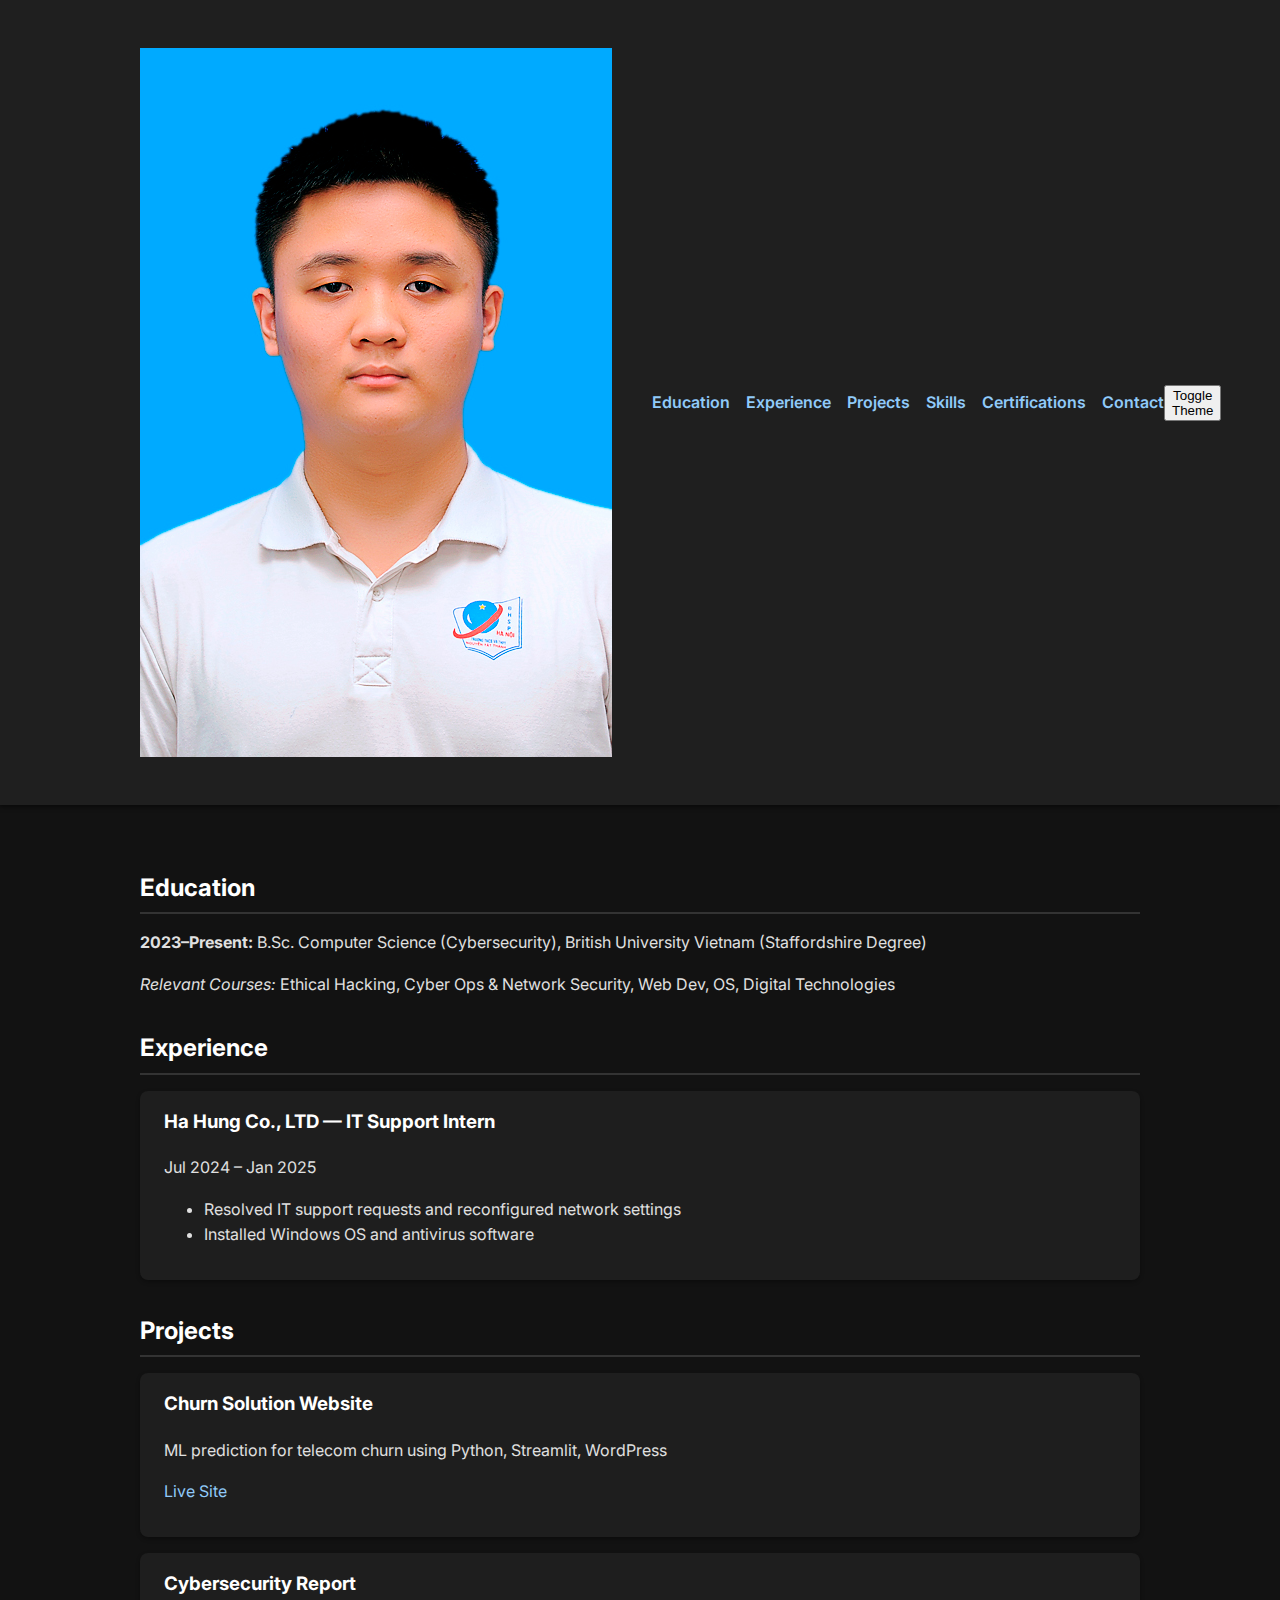
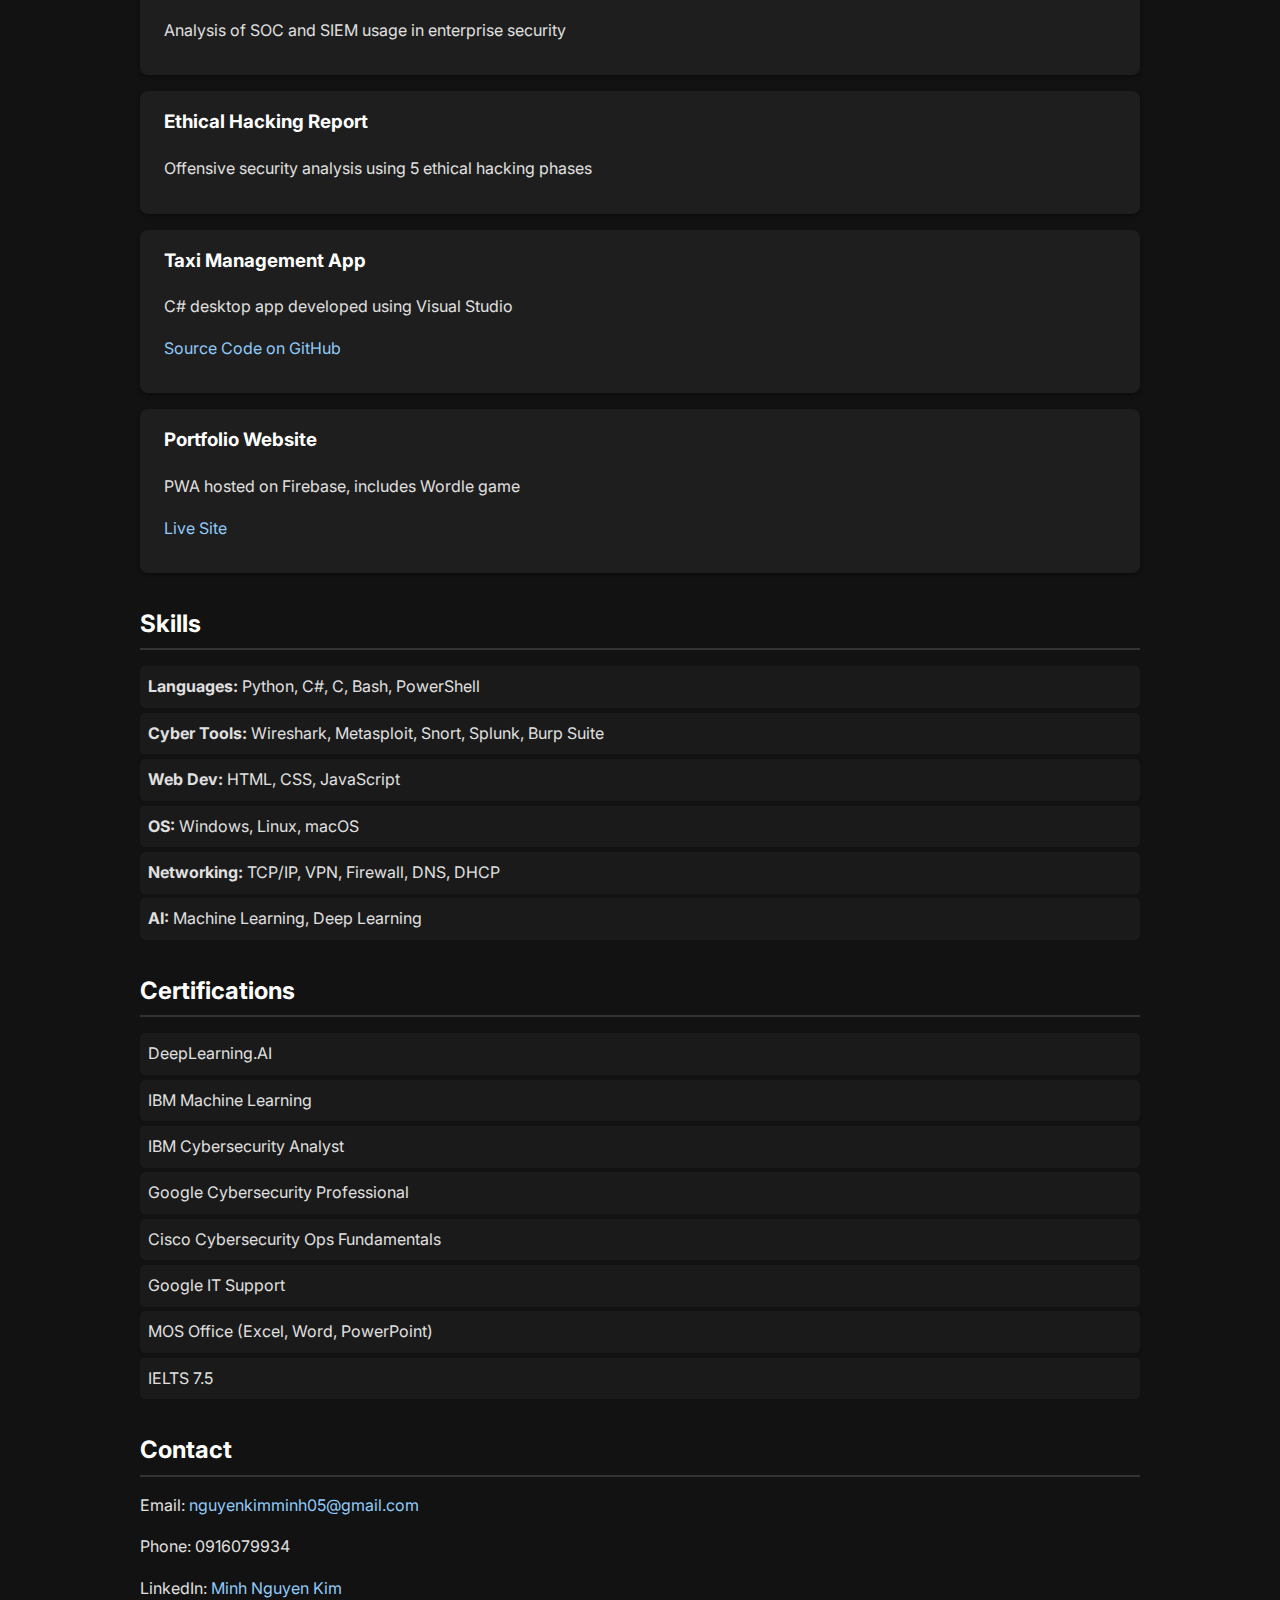
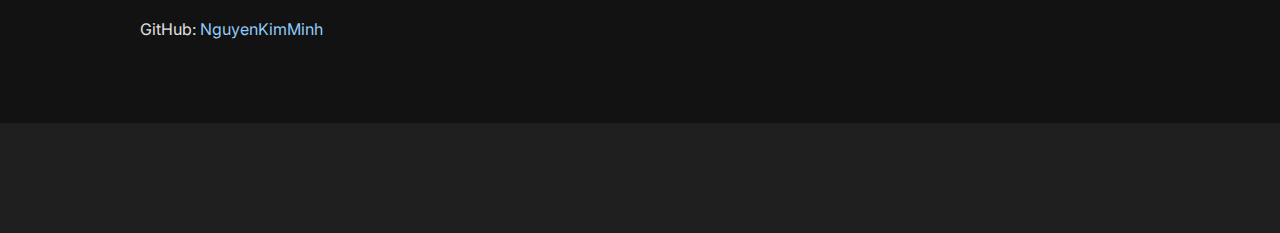
<file: index.html>
<!DOCTYPE html>
<html lang="en">
<head>
  <meta charset="UTF-8" />
  <meta name="viewport" content="width=device-width, initial-scale=1.0" />
  <title>Nguyen Kim Minh | Portfolio</title>
  <link rel="stylesheet" href="style.css" />
  <link href="https://fonts.googleapis.com/css2?family=Inter:wght@400;600;800&display=swap" rel="stylesheet">
</head>
<body>
  <header class="navbar">
    <div class="container">
      <img src="photo.JPG" alt="Nguyen Kim Minh" class="profile-logo">
      <nav>
        <ul class="nav-links">
          <li><a href="#education">Education</a></li>
          <li><a href="#experience">Experience</a></li>
          <li><a href="#projects">Projects</a></li>
          <li><a href="#skills">Skills</a></li>
          <li><a href="#certifications">Certifications</a></li>
          <li><a href="#contact">Contact</a></li>
        </ul>
      </nav>
    </div>
  </header>

  <main class="container">
    <section id="education">
      <h2>Education</h2>
      <p><strong>2023–Present:</strong> B.Sc. Computer Science (Cybersecurity), British University Vietnam (Staffordshire Degree)</p>
      <p><em>Relevant Courses:</em> Ethical Hacking, Cyber Ops & Network Security, Web Dev, OS, Digital Technologies</p>
    </section>

    <section id="experience">
      <h2>Experience</h2>
      <div class="card">
        <h3>Ha Hung Co., LTD — IT Support Intern</h3>
        <span>Jul 2024 – Jan 2025</span>
        <ul>
          <li>Resolved IT support requests and reconfigured network settings</li>
          <li>Installed Windows OS and antivirus software</li>
        </ul>
      </div>
    </section>

    <section id="projects">
      <h2>Projects</h2>
      <div class="card">
        <h3>Churn Solution Website</h3>
        <p>ML prediction for telecom churn using Python, Streamlit, WordPress</p>
        <p><a href="https://hoangviet05.com/" target="_blank">Live Site</a></p>
      </div>
      <div class="card">
        <h3>Cybersecurity Report</h3>
        <p>Analysis of SOC and SIEM usage in enterprise security</p>
      </div>
      <div class="card">
        <h3>Ethical Hacking Report</h3>
        <p>Offensive security analysis using 5 ethical hacking phases</p>
      </div>
      <div class="card">
        <h3>Taxi Management App</h3>
        <p>C# desktop app developed using Visual Studio</p>
        <p><a href="https://github.com/NguyenKimMinh/Taxi-Management" target="_blank">Source Code on GitHub</a></p>
      </div>
      <div class="card">
        <h3>Portfolio Website</h3>
        <p>PWA hosted on Firebase, includes Wordle game</p>
        <p><a href="https://personal-website-4d7b6.firebaseapp.com/" target="_blank">Live Site</a></p>
      </div>
    </section>

    <section id="skills">
      <h2>Skills</h2>
      <ul class="skills-grid">
        <li><strong>Languages:</strong> Python, C#, C, Bash, PowerShell</li>
        <li><strong>Cyber Tools:</strong> Wireshark, Metasploit, Snort, Splunk, Burp Suite</li>
        <li><strong>Web Dev:</strong> HTML, CSS, JavaScript</li>
        <li><strong>OS:</strong> Windows, Linux, macOS</li>
        <li><strong>Networking:</strong> TCP/IP, VPN, Firewall, DNS, DHCP</li>
        <li><strong>AI:</strong> Machine Learning, Deep Learning</li>
      </ul>
    </section>

    <section id="certifications">
      <h2>Certifications</h2>
      <ul class="certifications">
        <li>DeepLearning.AI</li>
        <li>IBM Machine Learning</li>
        <li>IBM Cybersecurity Analyst</li>
        <li>Google Cybersecurity Professional</li>
        <li>Cisco Cybersecurity Ops Fundamentals</li>
        <li>Google IT Support</li>
        <li>MOS Office (Excel, Word, PowerPoint)</li>
        <li>IELTS 7.5</li>
      </ul>
    </section>

    <section id="contact">
      <h2>Contact</h2>
      <p>Email: <a href="mailto:nguyenkimminh05@gmail.com">nguyenkimminh05@gmail.com</a></p>
      <p>Phone: 0916079934</p>
      <p>LinkedIn: <a href="https://www.linkedin.com/in/minh-nguyen-kim-16a578306/" target="_blank">Minh Nguyen Kim</a></p>
      <p>GitHub: <a href="https://github.com/NguyenKimMinh" target="_blank">NguyenKimMinh</a></p>
    </section>
  </main>

  <footer>
    <div class="container">
      <p></p>
    </div>
  </footer>

  <script src="script.js"></script>
</body>
</html>
</file>
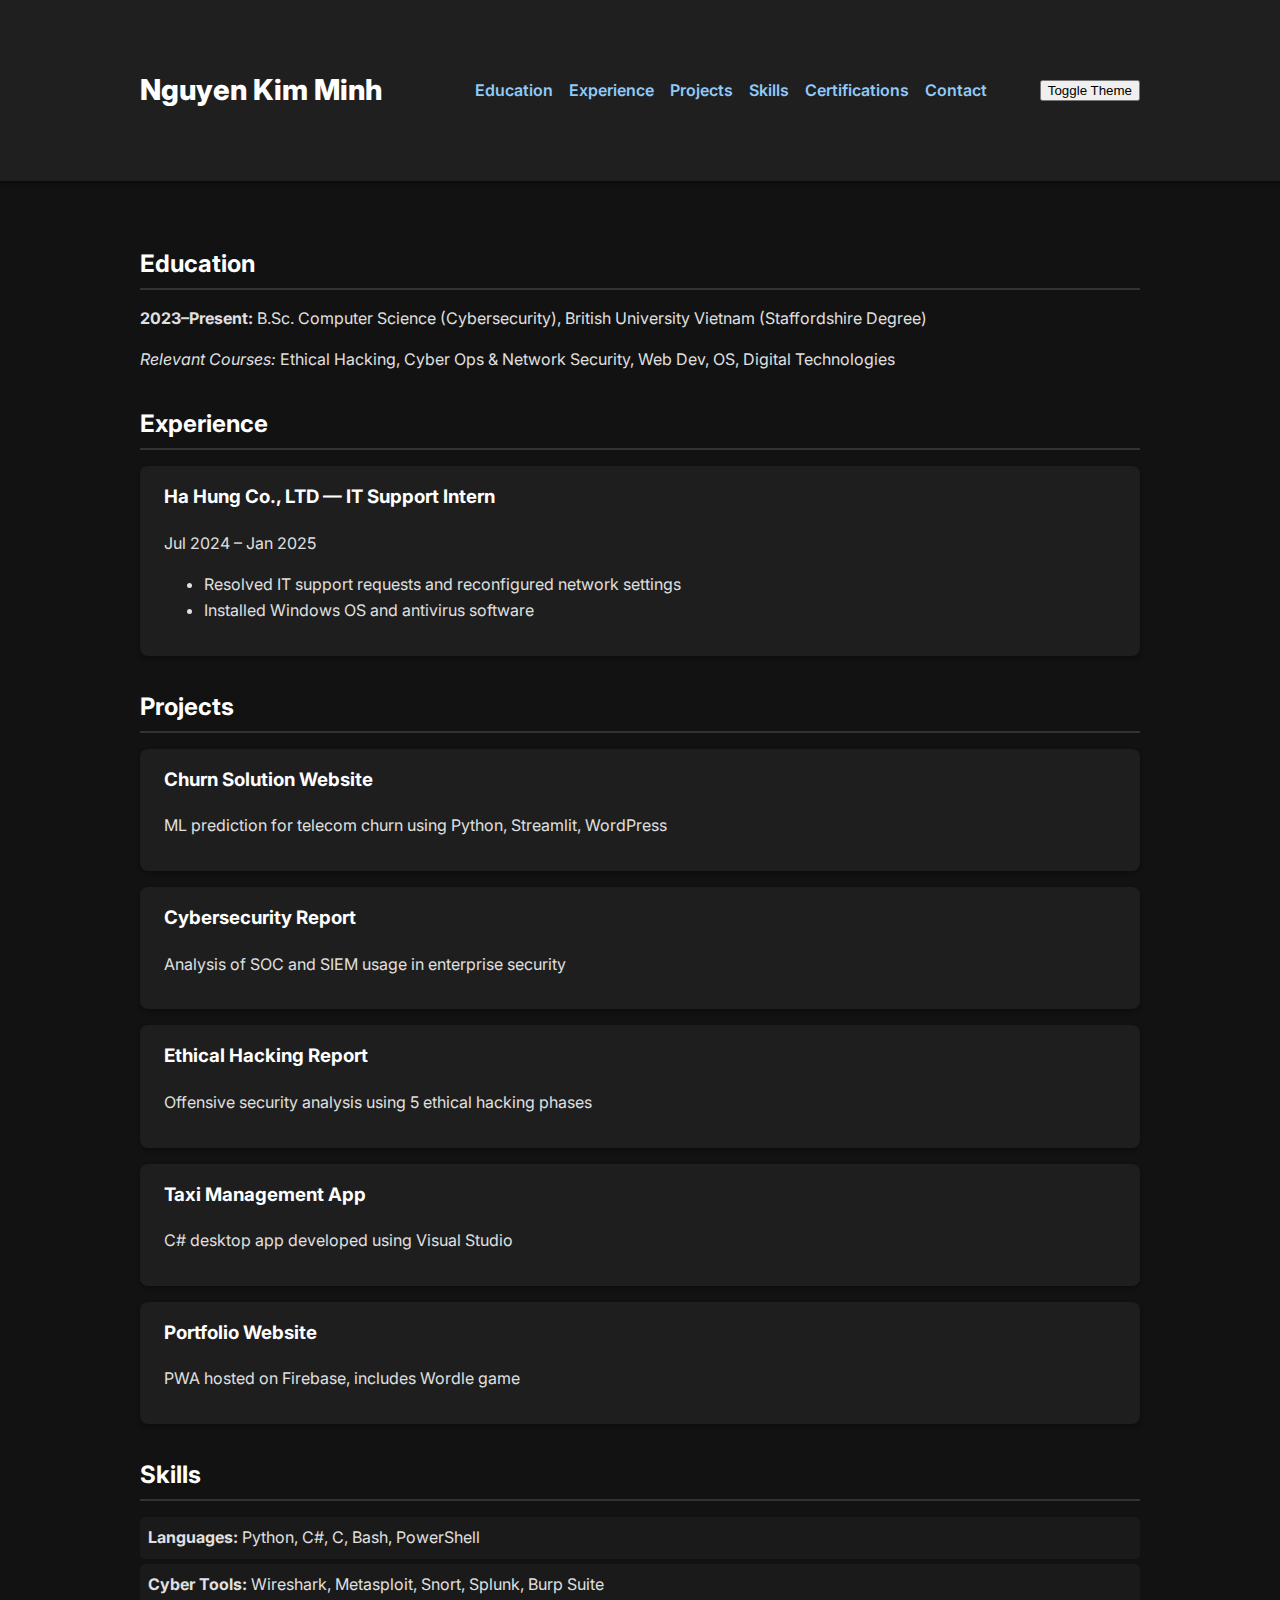
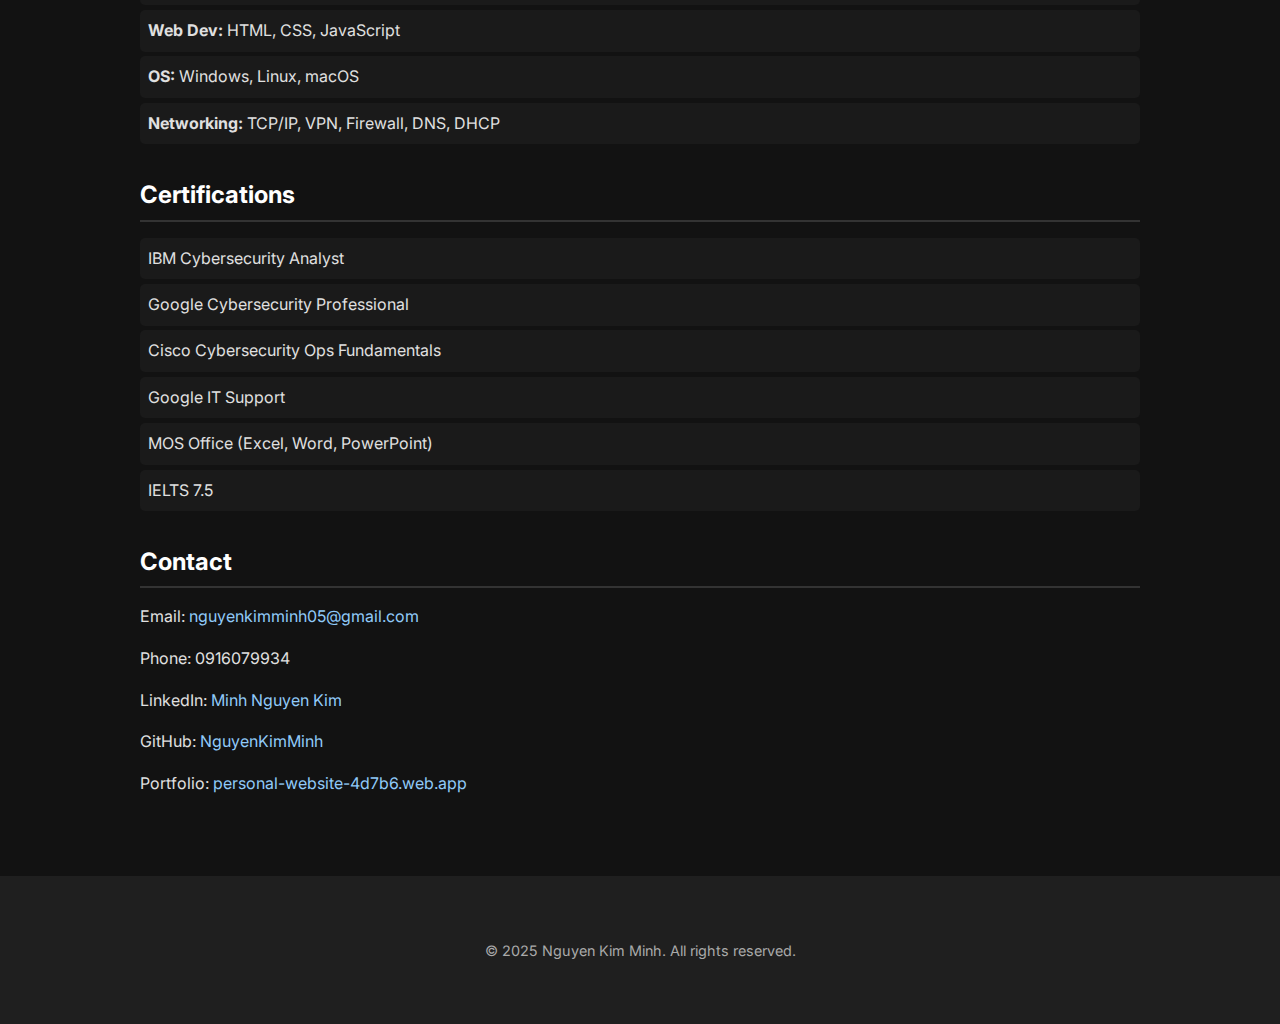
<file: portfolio_website.html>
<!DOCTYPE html>
<html lang="en">
<head>
  <meta charset="UTF-8" />
  <meta name="viewport" content="width=device-width, initial-scale=1.0" />
  <title>Nguyen Kim Minh | Portfolio</title>
  <link rel="stylesheet" href="style.css" />
  <link href="https://fonts.googleapis.com/css2?family=Inter:wght@400;600;800&display=swap" rel="stylesheet">
</head>
<body>
  <header class="navbar">
    <div class="container">
      <h1 class="logo">Nguyen Kim Minh</h1>
      <nav>
        <ul class="nav-links">
          <li><a href="#education">Education</a></li>
          <li><a href="#experience">Experience</a></li>
          <li><a href="#projects">Projects</a></li>
          <li><a href="#skills">Skills</a></li>
          <li><a href="#certifications">Certifications</a></li>
          <li><a href="#contact">Contact</a></li>
        </ul>
      </nav>
    </div>
  </header>

  <main class="container">
    <section id="education">
      <h2>Education</h2>
      <p><strong>2023–Present:</strong> B.Sc. Computer Science (Cybersecurity), British University Vietnam (Staffordshire Degree)</p>
      <p><em>Relevant Courses:</em> Ethical Hacking, Cyber Ops & Network Security, Web Dev, OS, Digital Technologies</p>
    </section>

    <section id="experience">
      <h2>Experience</h2>
      <div class="card">
        <h3>Ha Hung Co., LTD — IT Support Intern</h3>
        <span>Jul 2024 – Jan 2025</span>
        <ul>
          <li>Resolved IT support requests and reconfigured network settings</li>
          <li>Installed Windows OS and antivirus software</li>
        </ul>
      </div>
    </section>

    <section id="projects">
      <h2>Projects</h2>
      <div class="card">
        <h3>Churn Solution Website</h3>
        <p>ML prediction for telecom churn using Python, Streamlit, WordPress</p>
      </div>
      <div class="card">
        <h3>Cybersecurity Report</h3>
        <p>Analysis of SOC and SIEM usage in enterprise security</p>
      </div>
      <div class="card">
        <h3>Ethical Hacking Report</h3>
        <p>Offensive security analysis using 5 ethical hacking phases</p>
      </div>
      <div class="card">
        <h3>Taxi Management App</h3>
        <p>C# desktop app developed using Visual Studio</p>
      </div>
      <div class="card">
        <h3>Portfolio Website</h3>
        <p>PWA hosted on Firebase, includes Wordle game</p>
      </div>
    </section>

    <section id="skills">
      <h2>Skills</h2>
      <ul class="skills-grid">
        <li><strong>Languages:</strong> Python, C#, C, Bash, PowerShell</li>
        <li><strong>Cyber Tools:</strong> Wireshark, Metasploit, Snort, Splunk, Burp Suite</li>
        <li><strong>Web Dev:</strong> HTML, CSS, JavaScript</li>
        <li><strong>OS:</strong> Windows, Linux, macOS</li>
        <li><strong>Networking:</strong> TCP/IP, VPN, Firewall, DNS, DHCP</li>
      </ul>
    </section>

    <section id="certifications">
      <h2>Certifications</h2>
      <ul class="certifications">
        <li>IBM Cybersecurity Analyst</li>
        <li>Google Cybersecurity Professional</li>
        <li>Cisco Cybersecurity Ops Fundamentals</li>
        <li>Google IT Support</li>
        <li>MOS Office (Excel, Word, PowerPoint)</li>
        <li>IELTS 7.5</li>
      </ul>
    </section>

    <section id="contact">
      <h2>Contact</h2>
      <p>Email: <a href="mailto:nguyenkimminh05@gmail.com">nguyenkimminh05@gmail.com</a></p>
      <p>Phone: 0916079934</p>
      <p>LinkedIn: <a href="https://www.linkedin.com/in/minh-nguyen-kim-16a578306/" target="_blank">Minh Nguyen Kim</a></p>
      <p>GitHub: <a href="https://github.com/NguyenKimMinh" target="_blank">NguyenKimMinh</a></p>
      <p>Portfolio: <a href="https://personal-website-4d7b6.web.app/" target="_blank">personal-website-4d7b6.web.app</a></p>
    </section>
  </main>

  <footer>
    <div class="container">
      <p>&copy; 2025 Nguyen Kim Minh. All rights reserved.</p>
    </div>
  </footer>

  <script src="script.js"></script>
</body>
</html>
</file>
<file: style.css>
/* Base styles */
body {
    margin: 0;
    font-family: 'Inter', sans-serif;
    background-color: #121212;
    color: #e0e0e0;
    line-height: 1.6;
  }
  
  a {
    color: #90caf9;
    text-decoration: none;
  }
  a:hover {
    text-decoration: underline;
  }
  
  h1, h2, h3 {
    color: #ffffff;
  }
  
  .container {
    max-width: 1000px;
    margin: 0 auto;
    padding: 2rem;
  }
  
  /* Header & Navigation */
  .navbar {
    background-color: #1f1f1f;
    padding: 1rem 0;
    box-shadow: 0 2px 4px rgba(0,0,0,0.5);
  }
  
  .navbar .container {
    display: flex;
    justify-content: space-between;
    align-items: center;
  }
  
  .logo {
    font-weight: 800;
    font-size: 1.8rem;
  }
  
  .nav-links {
    list-style: none;
    display: flex;
    gap: 1rem;
  }
  
  .nav-links li a {
    font-weight: 600;
  }
  
  /* Section Headings */
  section h2 {
    border-bottom: 2px solid #333;
    padding-bottom: 0.3rem;
    margin-top: 2rem;
    margin-bottom: 1rem;
  }
  
  /* Cards */
  .card {
    background-color: #1e1e1e;
    padding: 1rem 1.5rem;
    margin-bottom: 1rem;
    border-radius: 0.5rem;
    box-shadow: 0 2px 4px rgba(0,0,0,0.3);
  }
  
  .card h3 {
    margin-top: 0;
  }
  
  .skills-grid,
  .certifications {
    list-style: none;
    padding: 0;
  }
  
  .skills-grid li,
  .certifications li {
    background-color: #1a1a1a;
    margin: 0.3rem 0;
    padding: 0.5rem;
    border-radius: 5px;
  }
  
  /* Footer */
  footer {
    background-color: #1f1f1f;
    text-align: center;
    padding: 1rem 0;
    margin-top: 2rem;
    font-size: 0.9rem;
    color: #aaa;
  }
</file>
